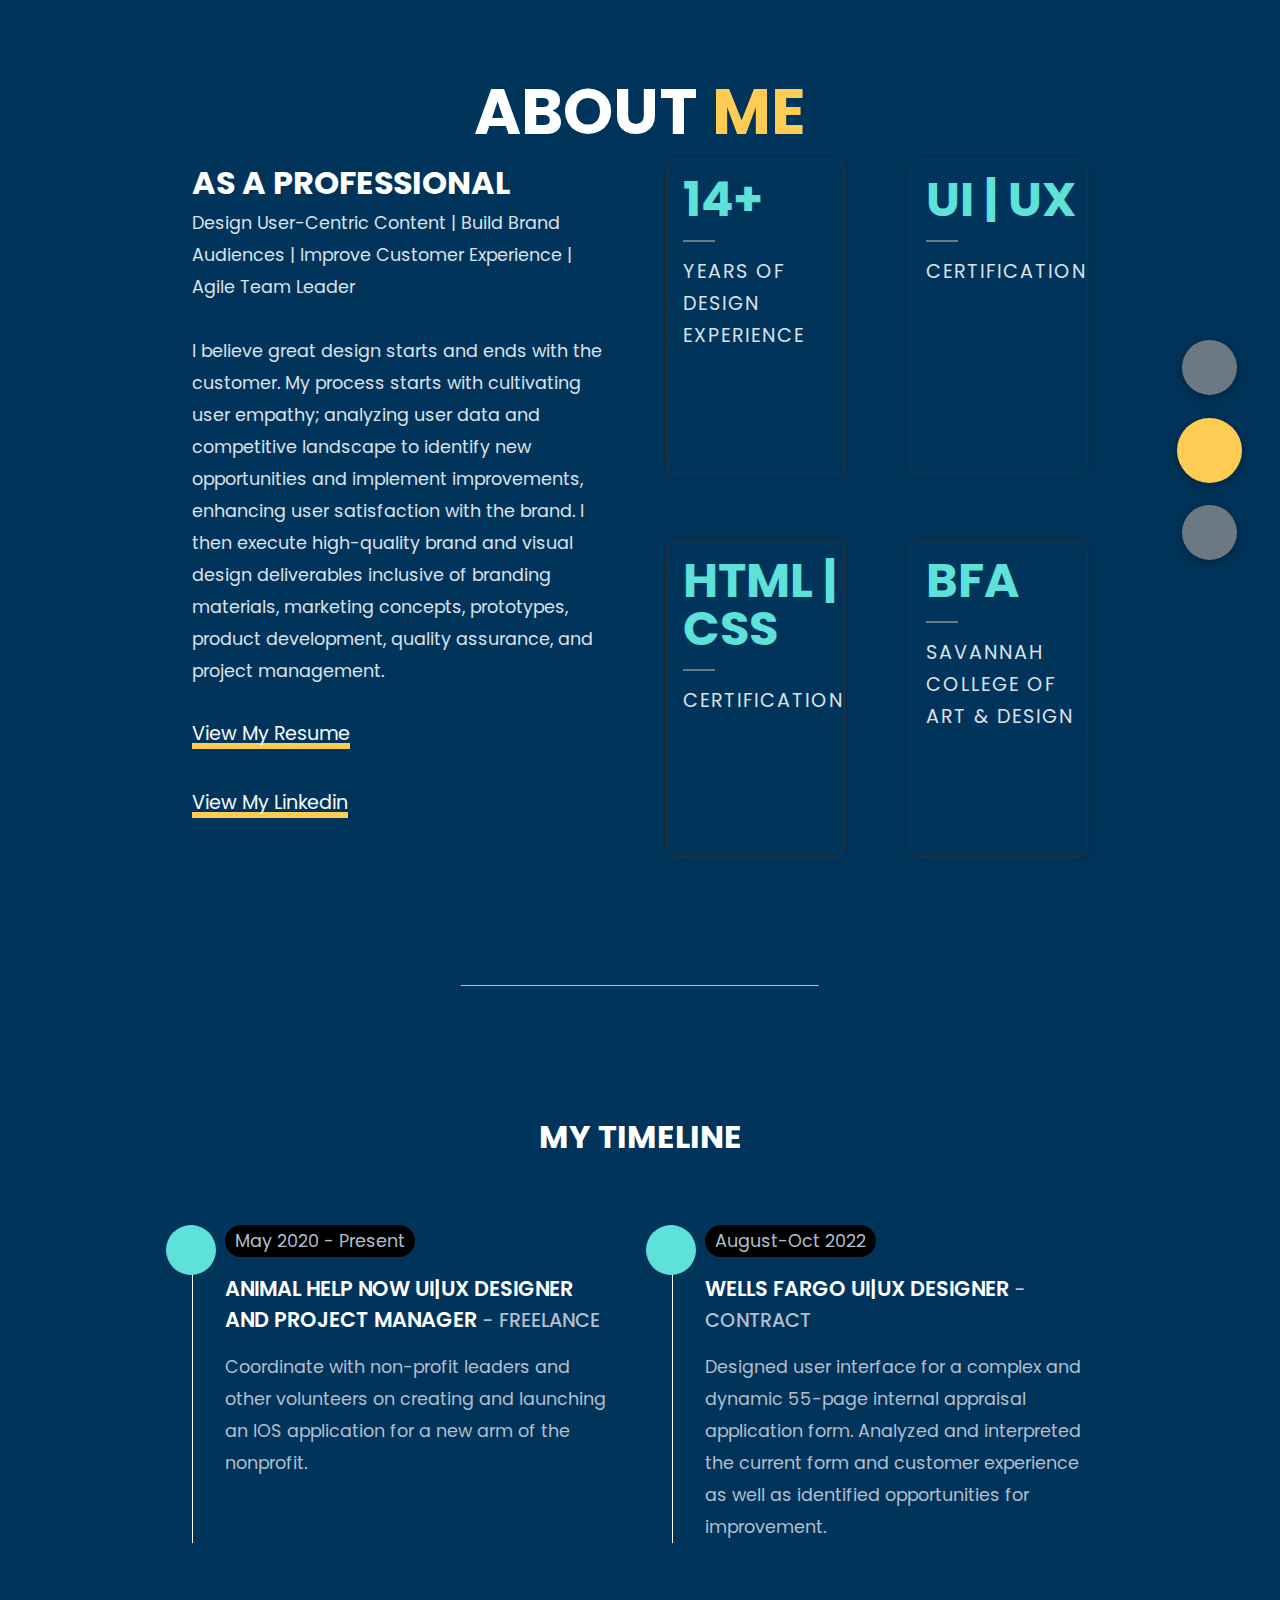
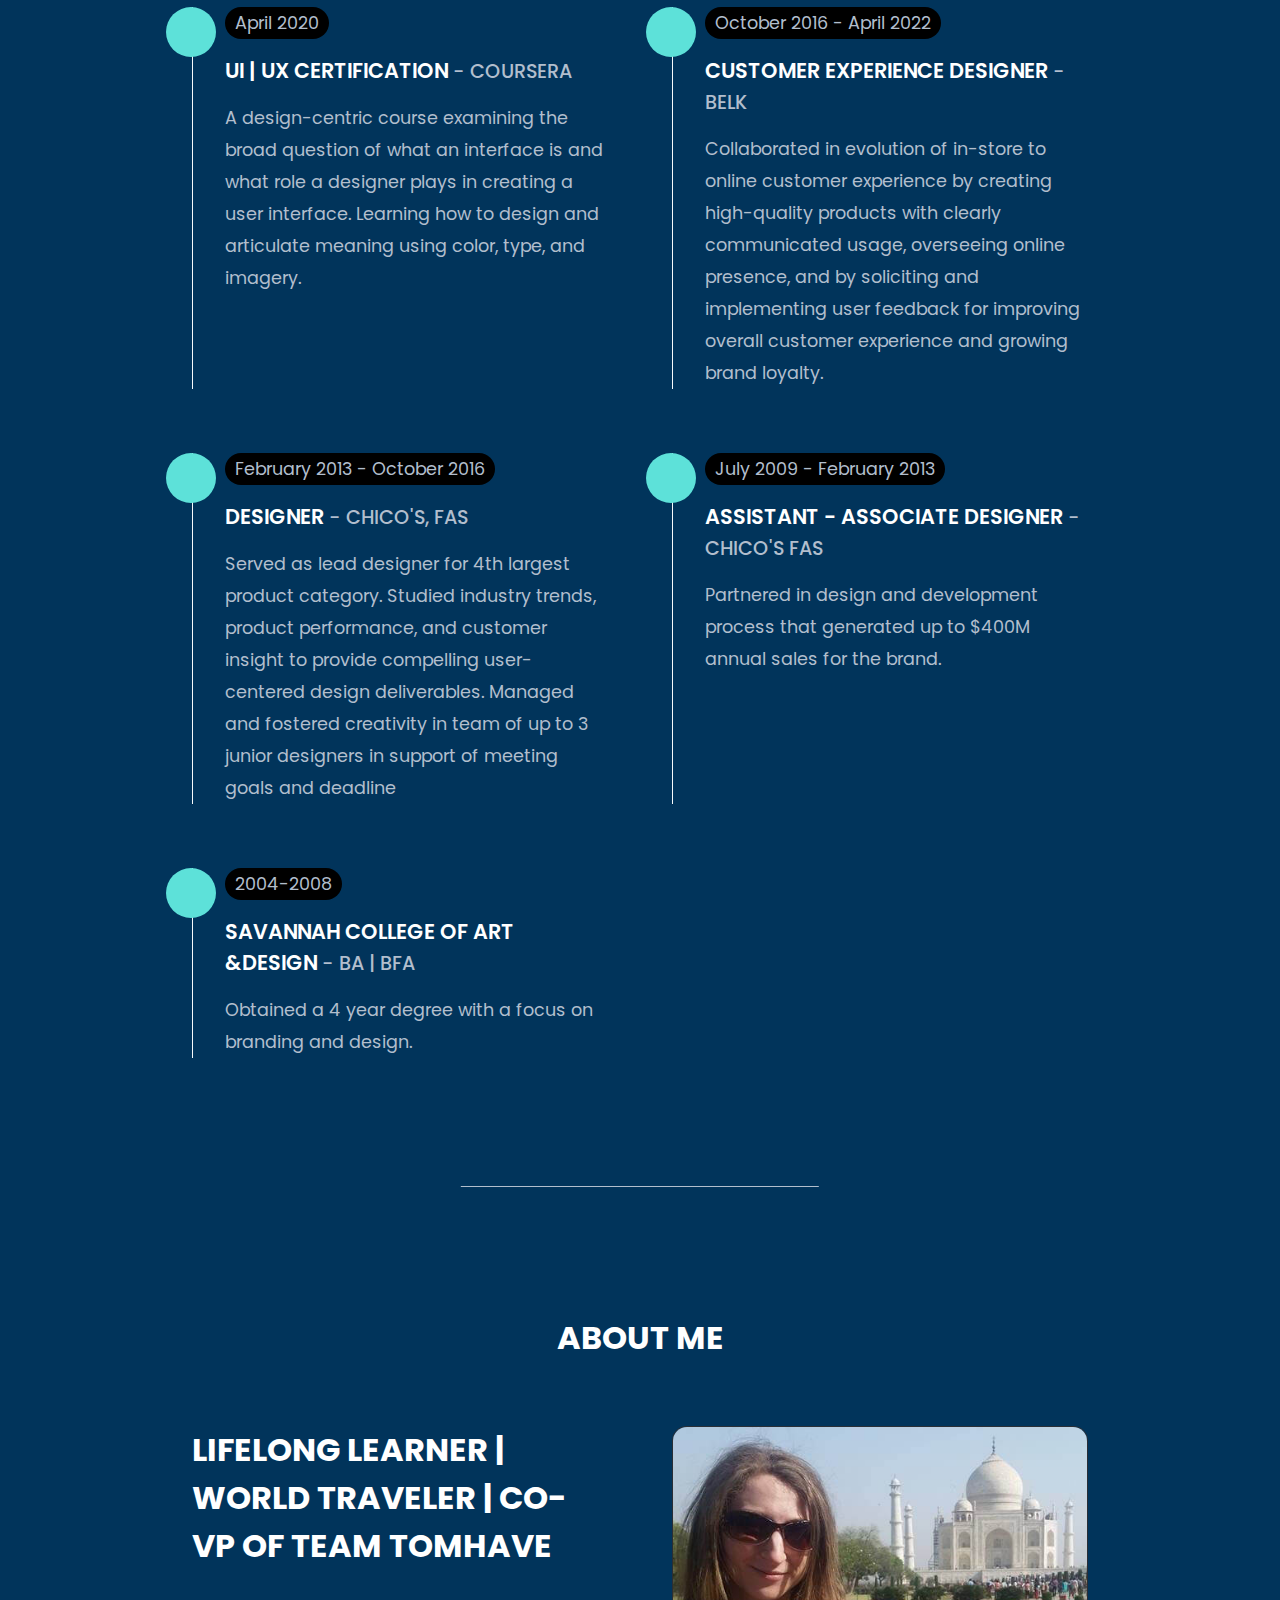
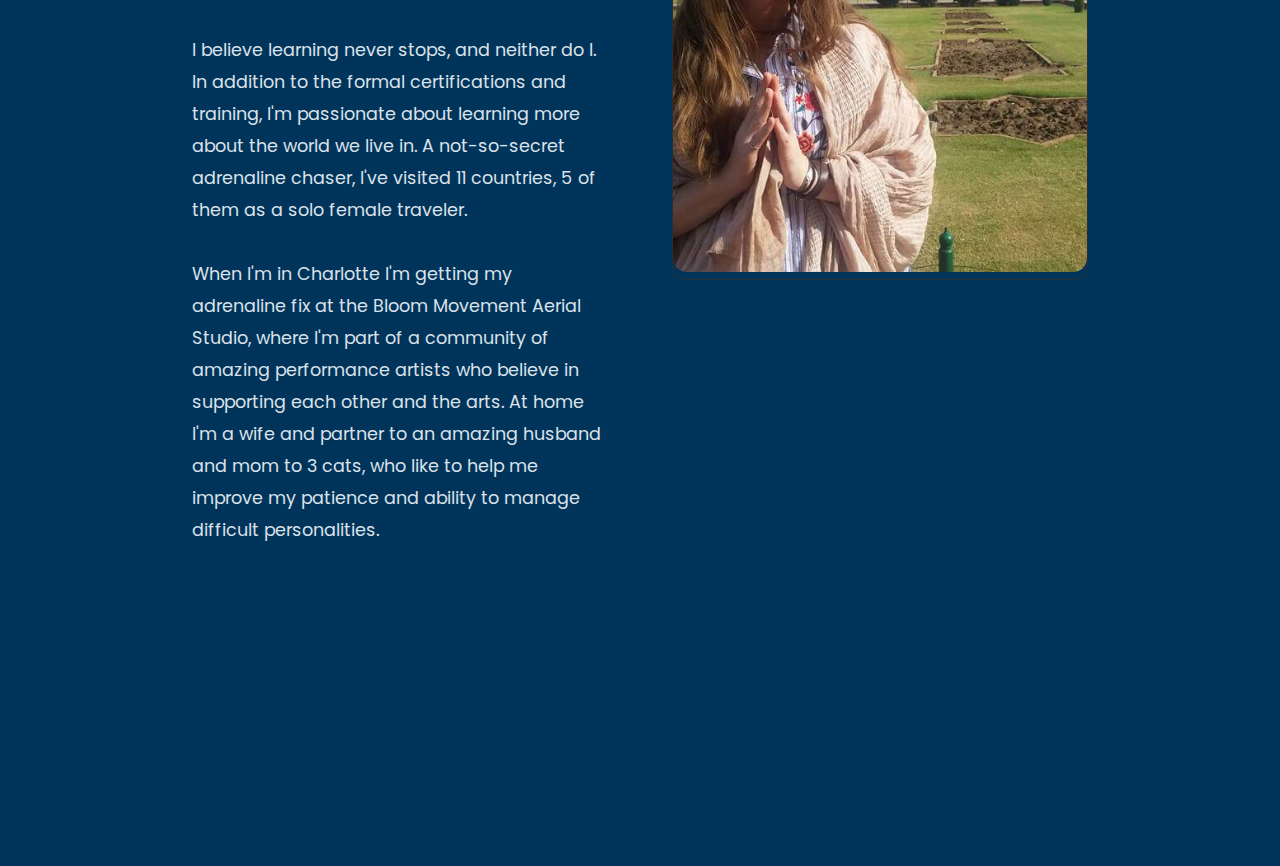
<file: aboutLara.html>
<!DOCTYPE html>
<html lang="en">
<head>
    <meta name="description" content="More about Lara Tomhave's career and life">
    <meta charset="UTF-8">
    <meta http-equiv="default-style" content="IE-edge">
    <meta name="viewport" content="width=device-width, initial-scale=1">
    <title>About Lara Page </title>
         <link rel="icon" type="image/x-icon" href="/img/favicon.ico.png">

       <link rel="stylesheet" href="Style/style.css">

    <link rel="preconnect" href="https://fonts.googleapis.com"> 
    <link rel="preconnect" href="https://fonts.gstatic.com" crossorigin>
<link rel="stylesheet" href="https://cdnjs.cloudflare.com/ajax/libs/font-awesome/6.1.1/css/all.min.css" integrity="sha512-KfkfwYDsLkIlwQp6LFnl8zNdLGxu9YAA1QvwINks4PhcElQSvqcyVLLD9aMhXd13uQjoXtEKNosOWaZqXgel0g==" crossorigin="anonymous" referrerpolicy="no-referrer" />
    <link href="https://fonts.googleapis.com/css2?family=Poppins:ital,wght@0,400;0,500;1,400&display=swap" rel="stylesheet">
</head>
    
    
    
<body class="main-content">
   <div id="skipnav"><a href="#mainContent">Skip navigation</a></div>   
            
     <!-- nav -->
     <nav>
  
       
        <div >
           <ul class="controlls">
                <li> 
            <a href="index.html"  aria-current="index.html" aria-label="Home Page" tabindex="0" id="home button"  >
        <div class="control control-1  " data-id="home"> <i class="fa-solid fa-house" aria-hidden="true"></i> </div>
            </a>
                    </li>
             <li> 
        <a href="aboutLara.html" aria-label="about page" tabindex="0"  id="about button"  >    
         <div class="control control-2 active-btn" data-id="about"> <i class="fa-solid fa-user" aria-hidden="true"> </i> </div>
          </a> 
                 </li>

                  <li> 
             <a href="contactLara.html" aria-label="contact page" tabindex="0" id="contact button" >
        <div class="control control-5" data-id="contact"><i class="fa-solid fa-envelope" aria-hidden="true"> </i></div>
                 </a></li>
               </ul>
   
   </div> 
   </nav>
    
    
<main id="mainContent" tabindex="-1">
    <!-- TOP ABOUT ME -->
        <section class="container about active" id="about" >
            <div class="main-title ">
                <h1>About <span>me</span></h1>
            </div>
            <div class="about-container inside-container">
                <div class="left-about">
                    <h3>AS A PROFESSIONAL</h3>
                    <p>
                        Design User-Centric Content | Build Brand Audiences | Improve Customer Experience | Agile Team Leader <br> <br>
I believe great design starts and ends with the customer. My process starts with cultivating user empathy; analyzing user data and competitive landscape to identify new opportunities and implement improvements, enhancing user satisfaction with the brand. I then execute high-quality brand and visual design deliverables inclusive of branding materials, marketing concepts, prototypes, product development, quality assurance, and project management. 
                    </p>
                    <ul> 
                        <li class=" margin-top-two">
                            <span class="links">
                                <a href="/FILE/Lara Tomhave_UI|UX.doc"  target="_blank">
                                    View My Resume
                                      <i class="fa-solid fa-arrow-right" aria-hidden="true" focusable="false"></i>
                                    </a>
                            </span>
                            
                            </li>
                            
                             <li>
                         <span  class="links"> <a rel="noopener" href="https://www.linkedin.com/in/lara-tomhave/" target="_blank">View My Linkedin
                            <span class="blink_me">
                            </a> 
                            <i class="fa-solid fa-arrow-right" aria-hidden="true" focusable="false"></i>

                        </span>
                        </span> 
                              
                            </li>
                        </ul>
   
                </div>
                <div class="right-about">
                      <div class="about-item">
                        <div class="abt-text">
                            <p class="large-text">14+</p>
                            <p class="small-text margin-top-two">Years of design experience</p>
                        </div>
                    </div>
                    
                    <div class="about-item">
                        <div class="abt-text">
                            <p class="large-text">UI | UX</p>
                            <p class="small-text margin-top-two">Certification </p>
                        </div>
                    </div>
            
                    <div class="about-item">
                        <div class="abt-text">
                            <p class="large-text">HTML | CSS</p>
                            <p class="small-text margin-top-two">Certification</p>
                        </div>
                    </div>
                    <div class="about-item">
                        <div class="abt-text">
                            <p class="large-text">BFA</p>
                            <p class="small-text margin-top-two">Savannah College of Art &amp; Design</p>
                        </div>
                    </div>
                </div>
            </div>
            
    <!-- TIMELINE -->        
    <div class="inside-container">
            <h2 class="stat-title margin-top-sixteen">My Timeline</h2>
            <div class="timeline margin-top-four">
                <div class="timeline-item">
                    <div class="tl-icon" alt="">
                    </div>
                    <p class="tl-duration">May 2020 - Present</p>
                    <h3>Animal Help Now UI|UX Designer and Project Manager <span> - Freelance</span></h3>
                    <p>
                        Coordinate with non-profit leaders and other volunteers on creating and launching an IOS application for a new arm of the
                        nonprofit.
                                            </p>
                </div>
                <div class="timeline-item">
                    <div class="tl-icon" alt="">
                    </div>
                    <p class="tl-duration">August-Oct 2022</p>
                    <h3>Wells Fargo UI|UX Designer <span> - Contract</span></h3>
                    <p>
                        Designed user interface for a complex and dynamic 55-page internal appraisal application form. Analyzed and interpreted the
                        current form and customer experience as well as identified opportunities for improvement.
                                            </p>
                </div>
                <div class="timeline-item">
                    <div class="tl-icon" alt="">
                    </div>
                    <p class="tl-duration">April 2020</p>
                    <h3> UI | UX Certification<span> - Coursera</span></h3>
                    <p>
                    A design-centric course examining the broad question of what an interface is and what role a designer plays in creating a user interface. Learning how to design and articulate meaning using color, type, and imagery.
                    </p>
                </div>
                <div class="timeline-item">
                    <div class="tl-icon" alt="">
                    </div>
                    <p class="tl-duration">October 2016 - April 2022</p>
                    <h3>Customer Experience Designer<span> - Belk</span></h3>
                    <p>
                           Collaborated in evolution of in-store to online customer experience by creating high-quality products with clearly communicated usage, overseeing online presence, and by soliciting and implementing user feedback for improving overall customer experience and growing brand loyalty.
                    </p>
                </div>
                <div class="timeline-item">
                    <div class="tl-icon" alt="">
                    </div>
                    <p class="tl-duration">February 2013 - October 2016</p>
                    <h3>Designer<span> - Chico's, FAS</span></h3>
                    <p>
                       Served as lead designer for 4th largest product category. Studied industry trends, product performance, and customer insight to provide compelling user-centered design deliverables. Managed and fostered creativity in team of up to 3 junior designers in support of meeting goals and deadline
                    </p>
                </div>
                <div class="timeline-item">
                    <div class="tl-icon" alt="">
                    </div>
                    <p class="tl-duration">July 2009 - February 2013</p>
                    <h3>Assistant - Associate Designer<span> - Chico's FAS</span></h3>
                    <p>
                   Partnered in design and development process that generated up to $400M annual sales for the brand.
                    </p>
                </div>
                <div class="timeline-item">
                    <div class="tl-icon"alt="">
                    </div>
                    <p class="tl-duration">2004-2008</p>
                    <h3>Savannah College of Art &amp;Design<span> - BA | BFA</span></h3>
                    <p>
                      Obtained a 4 year degree with a focus on branding and design. 
                    </p>
                </div>
            </div>
        </div>
     <!-- PERSONAL STORY -->    
     <div class="inside-container">
             <h2 class="stat-title margin-top-sixteen">About Me</h2>
            <div class="about-container-me margin-top-four">
                <div class="left-about">
                          <h3 class="h3-reduced ">  Lifelong Learner | World Traveler | Co-VP of Team Tomhave</h3>
                    <p>
                        <br> <br>
I believe learning never stops, and neither do I. In addition to the formal certifications and training, I'm passionate about learning more about the world we live in. A not-so-secret adrenaline chaser, I've visited 11 countries, 5 of them as a solo female traveler.
                         <br> <br>
When I'm in Charlotte I'm getting my adrenaline fix at the Bloom Movement Aerial Studio, where I'm part of a community of amazing performance artists who believe in supporting each other and the arts. At home I'm a wife and partner to an amazing husband and mom to 3 cats, who like to help me improve my patience and ability to manage difficult personalities. 
                    </p>
                    
                </div>
               <div class="right-about">
                <div class="about-item">
                    <div class="image image-box-lg">
                        <img style="object-fit:contain;" src="img/selfphotoindia.jpg" alt="PHAR screen mock up">
                            
                    </div>
                </div>
    
                </div>
                </div>
            </div>    
                
            </div>
            
        </section>

    </main>

</body>
</html>
</file>
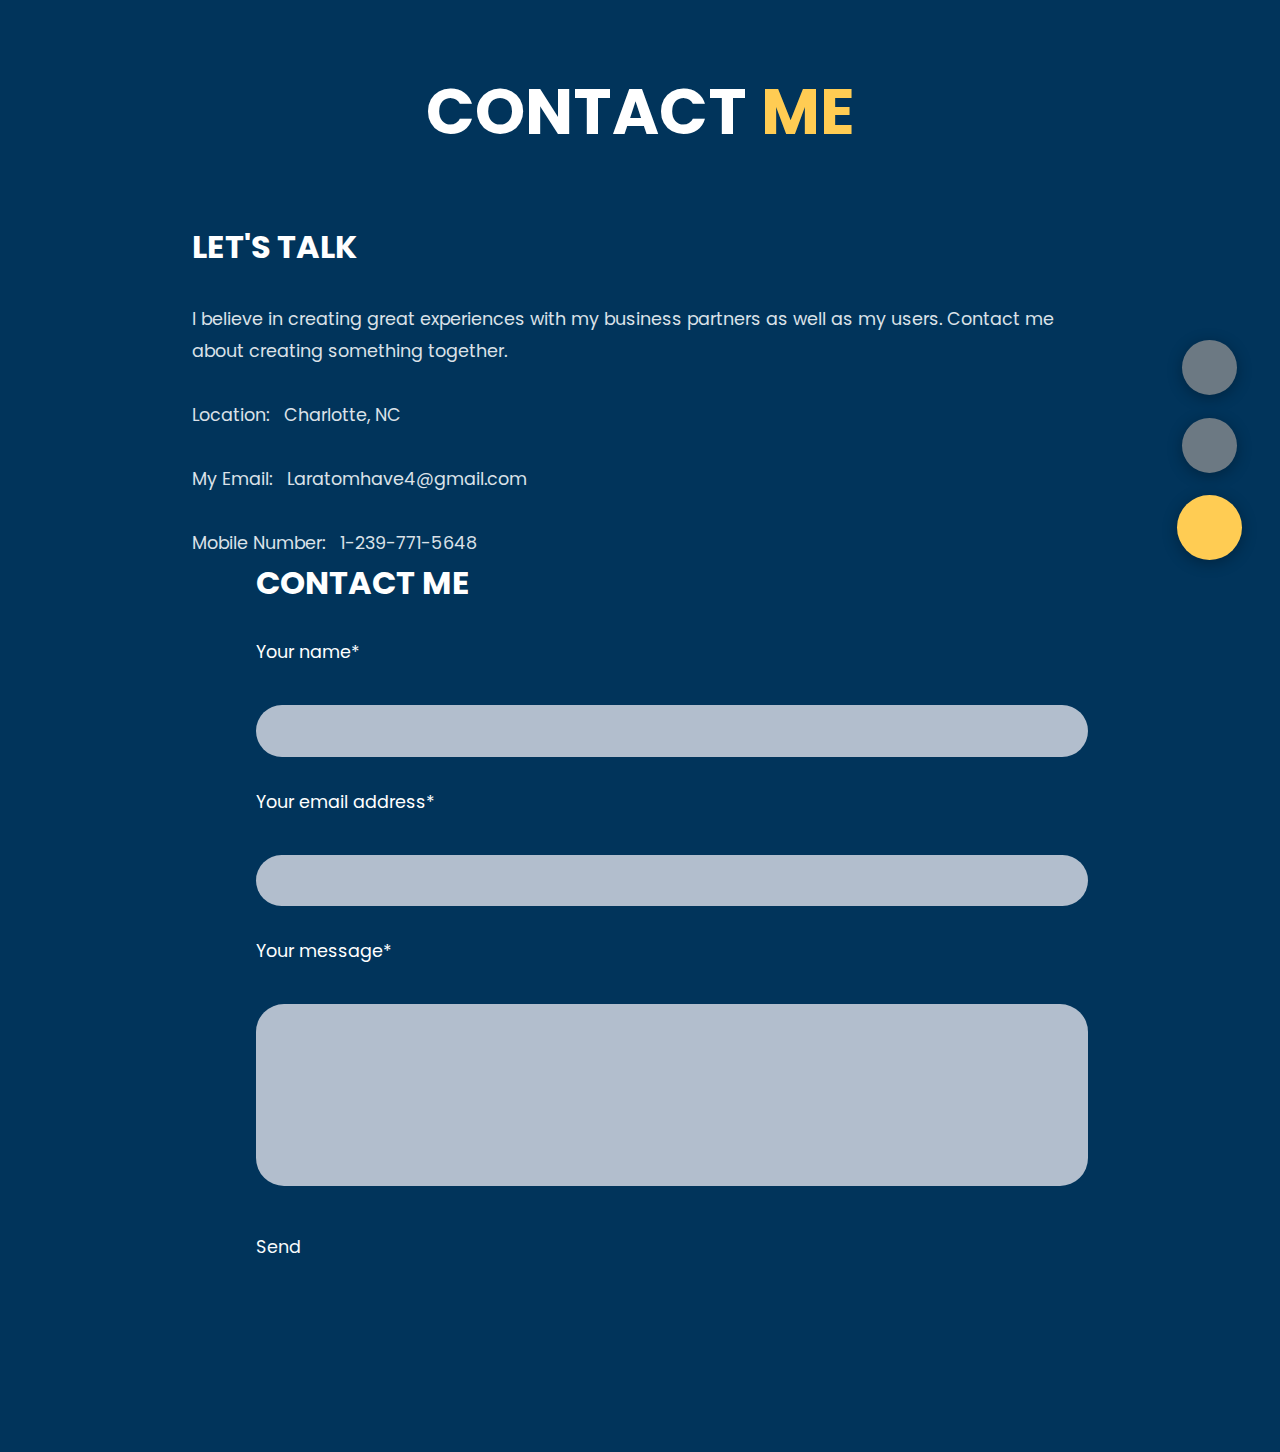
<file: contactLara.html>
<!DOCTYPE html>
<html lang="en">
<head>
    <meta name="description" content="Contact Lara by email or phone">
    <meta charset="UTF-8">
    <meta http-equiv="default-style" content="IE-edge">
        <meta name="viewport" content="width=device-width, initial-scale=1">
    <title>Contact Lara Page</title>
         <link rel="icon" type="image/x-icon" href="/img/favicon.ico.png">

    <link rel="stylesheet" href="Style/style.css"Style/style.scss"">
    <link rel="preconnect" href="https://fonts.googleapis.com"> 
    <link rel="preconnect" href="https://fonts.gstatic.com" crossorigin>
<link rel="stylesheet" href="https://cdnjs.cloudflare.com/ajax/libs/font-awesome/6.1.1/css/all.min.css" integrity="sha512-KfkfwYDsLkIlwQp6LFnl8zNdLGxu9YAA1QvwINks4PhcElQSvqcyVLLD9aMhXd13uQjoXtEKNosOWaZqXgel0g==" crossorigin="anonymous" referrerpolicy="no-referrer" />
    <link href="https://fonts.googleapis.com/css2?family=Poppins:ital,wght@0,400;0,500;1,400&display=swap" rel="stylesheet">
    <link href="contact.php" rel="stylesheet">
</head>
    
    
<!-- nav -->
<nav>
  
       
    <div >
       <ul class="controlls">
            <li> 
        <a href="index.html"  aria-current="index.html" aria-label="Home Page" tabindex="0" id="home button"  >
    <div class="control control-1  " data-id="home"> <i class="fa-solid fa-house" aria-hidden="true"></i> </div>
        </a>
                </li>
         <li> 
    <a href="aboutLara.html" aria-label="about page" tabindex="0"  id="about button"  >    
     <div class="control control-2 " data-id="about"> <i class="fa-solid fa-user" aria-hidden="true"> </i> </div>
      </a> 
             </li>
            
              <li> 
         <a href="contactLara.html" aria-label="contact page" tabindex="0" id="contact button" >
    <div class="control control-5 active-btn" data-id="contact"><i class="fa-solid fa-envelope" aria-hidden="true"> </i></div>
             </a></li>
           </ul>

</div> 
</nav>


 <main id="mainContent" tabindex="-1">
        <section class="container contact active" id="contact">
            <div class="contact-container">
                <div class="main-title margin-bottom-four">
                    <h1>Contact <span>Me</span></h1>
                </div>
                <div class="contact-content-con">
                    <div class="left-contact">
                        <h3 class="margin-bottom-two">Let's Talk</h3>
                        <p>
                          I believe in creating great experiences with my business partners as well as my users. Contact me about creating something together. 
                        </p>
                        <div class="contact-info margin-top-two">
                            <div class="contact-item">
                                <div class="icon">
                                    <a rel="noopener" href="https://goo.gl/maps/ZKpkxyyu9hkG6ipK7" aria-label="location - opens in a new window" target="_blank">
                                    <i class="fas fa-map-marker-alt" aria-hidden="true"></i>
                                        </a>
                                       <p><span>Location:</span> &nbsp; Charlotte, NC</p> 

                                </div>
                           
                            </div>
                            
                            <div class="contact-item margin-top-two">
                                <div class="icon">
                                    <a href="mailto:laratomhave@belk.com" target="_blank" aria-label="My Email - Opens new Window">
                                    <i class="fas fa-envelope" aria-hidden="true"></i>
                                       
                                        </a>
                              <p>  <span>My Email:</span> &nbsp; Laratomhave4@gmail.com </p>     
                                </div>
                             
                            </div>
                            <div class="contact-item margin-top-two">
                                <div class="icon">
                                    <a href="tel:+12397715648" target="_blank" aria-label="My Phone Number-opens to make call">
                     <i class="fa-solid fa-phone" aria-hidden="true" focusable="false"></i>

                                        </a>
                                                                                                               
<p>Mobile Number:<span></span> &nbsp; 1-239-771-5648</p>
                                </div>
                         
                            </div>
                        </div>
              
                    </div>
                   
                    <div class="right-contact">
                                  <h3>Contact me</h3>
<!-- form -->
        <form id="fcf-form-id" class="fcf-form-class input-control contact-form" method="post" action="contact.php">
                <!-- name -->
            <div class="fcf-input-group input-control">
            <label for="Name" class="fcf-label">Your name*</label>
                <div class="fcf-input-group i-c-2 margin-top-one">
            <input type="text" id="Name" name="Name" class="fcf-form-control" required aria-required="true">
                    </div>
            </div>
            <!-- Email -->
           
            <div class="fcf-input-group input-control">
                <label for="Email" class="fcf-label ">Your email address*</label>
                <div class="fcf-input-group i-c-2 margin-top-one">
                <input type="email" id="Email" name="Email" class="fcf-form-control" required aria-required="true">
                    </div>
            </div>
            
            <!-- MEssage -->
       
        <div class="fcf-form-group input-control">
                 <label for="Message" class="fcf-label">Your message*</label>
            <div class="fcf-input-group i-c-2 margin-top-one">
                <textarea id="Message" name="Message" class="fcf-form-control" rows="6" maxlength="3000" required aria-required="true"></textarea>
            </div>
        </div>
            <!-- button -->

        <div class="fcf-form-group c">
            <div class="main-btn2 margin-top-one">
            <button type="submit" id="fcf-button" class="fcf-btn fcf-btn-primary fcf-btn-lg fcf-btn-block submit-btn btn-text"><span></span>Send</button>
                <span class="btn-icon"><i class="fa-solid fa-arrow-right" aria-hidden="true" focusable="false" ></i></span>
                </div>
        </div>
      
            </form> 
                  
       </div>
                    </div>
                </div>
            
        </section>
</main>   

</body>
</html>
</file>
<file: Style/style.css>
* {
  margin: 0;
  padding: 0;
  box-sizing: border-box;
  list-style: none;
}

:root {
  --color-primary: #01345b;
  --color-secondary: #5de1d9;
  --color-secondary-med: #BEF3F0;
  --color-secondary-lt: #DFF9F7;
  --color-white: #f7fafc;
  --color-black: rgb(4, 4, 16);
  --color-grey0: #f8f8f8;
  --color-grey-1: #dbe1e8;
  --color-grey-2: #b2becd;
  --color-grey-3: #6c7983;
  --color-grey-4: #454e56;
  --color-grey-5: #2a2e35;
  --color-grey-6: #12181b;
  --color-Yellow: #ffcc53;
  --color-dk-blue: #002542;
  --br-sm-2: 14px;
  --br-md-2: 28px;
  --box-shadow-1: 0 3px 15px rgba(0, 0, 0, 0.3);
}


#skipnav a {
  position: absolute;
  clip: rect(0 0 0 0);
  border: 0;
  height: 1px;
  margin: -1px;
  overflow: hidden;
  padding: 0 width 1px;
  white-space: nowrap;
}

#skipnav a:focus {
  clip: auto;
  left: 0;
  top: 0;
  width: 100%;
  height: auto;
  margin: 0;
  padding: 10px 0;
  background: #fdf6e7;
  border: 2px solid #990000;
  border-left: none;
  border-right: none;
  text-align: center;
  font-weight: bold;
  color: #990000;
}


.screen-reader-only {
  display: none;
}

body {
  background-color: var(--color-primary);
  font-family: 'Poppins', sans-serif;
  font-size: 1.1rem;
  color: var(--color-white);
  transition: all .4s ease-in-out;
  width: 100%;
  height: 100vh;
  display: flex;
  justify-content: center;
}

a {
  display: inline-block;
  text-decoration: none;
  color: inherit;
  font-family: inherit;
}

header {
  min-height: 100vh;
  color: var(--color-white);
  padding: 0;
}

section {
  min-height: 100vh;
  width: 100%;
  position: absolute;
  left: 0;
  top: 0;
 padding: 4rem 12rem;
}

/* Page transition */

.container {
  display: block;
  justify-content: space-around;
  align-items: center;
  color: #fff;
  animation: expand .8s ease forwards;
  background-color: var(--secondary-color);
  position: relative;
  transition: all .8s ease;
  transform: translateY(-100%) scale(0);

}

.container_outer_img {
  overflow: hidden;
}

.container_img {
  width: 100%;
  animation: slideIn 1.5s ease-in-out forwards;
}

.par {
  height: auto;
  overflow: hidden;
}

p {
  line-height: 2rem;
  color: var(--color-grey-1);
}


.title {
  overflow: hidden;
  height: auto;
}


.active {
  display: block;
  animation: appear 1s ease-in-out;
  transform: translateY(0) scaleY(1);
}

@keyframes appear {
  0% {
    transform: translateY(-100%) scaleY(0);
  }

  100% {
    transform: translateY(0) scaleY(1);
  }
}

.controlls {
  position: fixed;
  z-index: 10;
  top: 50%;
  right: 3%;
  display: flex;
  flex-direction: column;
  align-items: center;
  justify-content: center;
  transform: translateY(-50%);
}

.controlls .control {
  padding: 1rem;
  cursor: pointer;
  background-color: var(--color-grey-3);
  width: 55px;
  height: 55px;
  border-radius: 50%;
  display: flex;
  justify-content: center;
  align-items: center;
  margin: .7rem 0;
  box-shadow: var(--box-shadow-1);
}

.controlls .control i {
  font-size: 1.2rem;
  color: var(--color-grey-1);
  pointer-events: none;
}

.controlls .active-btn {
  background-color: var(--color-Yellow);
  width: 65px;
  height: 65px;
  transition: all .4s ease-in-out;
}

.controlls .active-btn i {
  color: var(--color-primary);
}

.control:hover {
  background-color: var(--color-grey-4);
}

.theme-btn {
  top: 5%;
  right: 3%;
  width: 70px;
  height: 70px;
  border-radius: 50%;
  background-color: var(--color-grey-4);
  cursor: pointer;
  position: fixed;
  display: flex;
  justify-content: center;
  align-items: center;
  box-shadow: 0 3px 15px rgba(0, 0, 0, 0.3);
  transition: all .1s ease-in-out;
}

.theme-btn:active {
  transform: translateY(-3px);
}

.theme-btn i {
  font-size: 1.4rem;
  color: var(--color-grey-2);
  pointer-events: none;
}


/*Header-content*/
.header-content {
  display: grid;
  grid-template-columns: repeat(2, 1fr);
  min-height: 100vh
}

.header-content .left-header {
  display: flex;
  align-items: center;
  position: relative;
}

.header-content .left-header .h-shape {
  transition: all .4s ease-in-out;
  width: 65%;
  height: 100%;
  background-color: var(--color-secondary);
  position: absolute;
  left: 0;
  top: 0;
  z-index: -1;
  clip-path: polygon(0 0, 46% 0, 79% 100%, 0% 100%);
}

.header-content .left-header .image {
  border-radius: var(--br-sm-2);
  height: 90%;
  width: 68%;
  margin-left: 4rem;
  background-color: var(--color-black);
  transition: all .4s ease-in-out;
}

.header-content .left-header .image img {
  border-radius: var(--br-sm-2);
  width: 100%;
  height: 100%;
  object-fit: cover;
  transition: all .4s ease-in-out;
  filter: grayscale(100%);
}

.header-content .left-header .image img:hover {
  filter: grayscale(0);
}

.header-content .right-header {
  display: flex;
  flex-direction: column;
  justify-content: center;
  padding-right: 16rem;
}

.header-content .right-header .name {
  font-size: 3rem;
}

.header-content .right-header .name span {
  color: var(--color-Yellow);
}


 .icon {
  color: var(--color-secondary);
  filter: drop-shadow(5px px 4px #000000);
}

.instagram-media-index {

margin-left: auto;
  border-radius: var(--br-sm-2);
height: 400px;
width: 400px;
object-fit: cover;
  box-shadow: 1px 4px 15px rgba(0, 0, 0, 0.706) !important;
}

.instagram-media-index:hover {
transform: translateY(-5px);
border: 1px solid var(--color-secondary);
box-shadow: 1px 4px 15px rgba(0, 0, 0, 0.32);
padding: .5rem;
background-color: var(--color-primary);

}

.text-align-center {
  text-align: center !important;
}

.align-vertical-center {
margin: auto !important;
}


.two-top-margin {
  margin-top: 2rem !important;
}
.four-top-margin {
  margin-top: 4rem !important;
}

.indent-left {
  margin-left: 2rem !important;
}

.indent-right {
  margin-right: 1rem !important;
}


.experience {
  font-size: 1.5rem;
  color: var(--color-grey-2);
font-weight:300;
}

.project-group::before {
  content: '';
  position: absolute;
  left: 50%;
  width: 80%;
  height: 1px;
  background-color: var(--color-grey-2);
  transform: translateX(-50%);
  margin-top: -8rem;
}



/*About*/
.about-container {
  display: grid;
  grid-template-columns: repeat(2, 1fr);
  grid-gap: 4rem;
}


.about-container .right-about {
  display: grid;
  grid-template-columns: repeat(2, 1fr);
  grid-gap: 4rem;
}

.about-container .right-about .about-item {
  border: 1px solid var(--color-grey-5);
  border-radius: 8px;
  transition: all .4s ease-in-out;
  box-shadow: 1px 2px 15px rgba(0, 0, 0, 0.1);
  padding-top: 1rem;
  padding-left: 1rem;
}

.about-container .right-about .about-item:hover {
  cursor: default;
  transform: translateY(-5px);
  border: 1px solid var(--color-secondary);
  box-shadow: 1px 4px 15px rgba(0, 0, 0, 0.32);
}

.about-container .right-about .about-item .abt-text {
  display: flex;
  flex-direction: column;
}

.about-container .right-about .about-item .abt-text .large-text {
  line-height: 1;
  font-size: 3rem;
  font-weight: 700;
  color: var(--color-secondary);
}

.about-container .right-about .about-item .abt-text .small-text {
  position: relative;
  text-transform: uppercase;
  font-size: 1.2rem;
  color: var(--color-grey-1);
  letter-spacing: 2px;
}

.about-container .right-about .about-item .abt-text .small-text::before {
  content: '';
  position: absolute;
  left: 0;
  top: -1rem;
  width: 2rem;
  height: 2px;
  background-color: var(--color-grey-3);
}


  .about-container .left-about h4 {
  font-size: 2rem;
  text-transform: uppercase;
}

.stat-title {
  text-transform: uppercase;
  font-size: 2rem;
  text-align: center;
  position: relative;
  background-color: var(--color-med-blue);
}

.stat-title::before {
  content: '';
  position: absolute;
  left: 50%;
  top: -8rem;
  width: 40%;
  height: 1px;
  background-color: var(--color-grey-2);
  transform: translateX(-50%);
}

.before-sm::before {
  content: '';
  position: absolute;
  left: 50%;
  width: 20%;
  height: 1px;
  background-color: var(--color-grey-2);
  transform: translateX(-50%);
  margin-top: -8rem;
}

.before::before {
  content: '';
  position: absolute;
  left: 50%;
  width: 40%;
  height: 1px;
  background-color: var(--color-grey-2);
  transform: translateX(-50%);
  margin-top: -8rem;

}


/*Timeline*/
.timeline {
  display: grid;
  grid-template-columns: repeat(2, 1fr);
  grid-gap: 4rem;
}

.timeline .timeline-item {
  position: relative;
  border-left: 1px solid var(--color-white);
  padding-left: 2rem;
}

.timeline .timeline-item .tl-icon {
  position: absolute;
  left: -27px;
  top: 0;
  color: var(--color-primary);
  background-color: var(--color-secondary);
  width: 50px;
  height: 50px;
  border-radius: 50%;
  display: flex;
  align-items: center;
  justify-content: center;
}

.timeline .timeline-item .tl-icon i {
  font-size: 1.3rem;
}

.timeline .timeline-item .tl-duration {
  background-color: black;
  display: inline-flex;
  border-radius: 50px;
  padding-left: 10px;
  padding-right: 10px;
}

.timeline .timeline-item h3 {
  padding: 1rem 0;
  text-transform: uppercase;
  font-size: 1.3rem;
  font-weight: 600;
}

.timeline .timeline-item h3 span {
  color: var(--color-grey-2);
  font-weight: 500;
  font-size: 1.2rem;
  
}



/* About me section */
.about-container-me {
  display: grid;
  grid-template-columns: repeat(2, 1fr);
  grid-gap: 4rem;
}

.about-container-project {
  display: grid;
  grid-template-columns: repeat(2, 1fr);
  grid-gap:4rem;
}


.right-about {
  display: grid;
  grid-template-columns: 1fr;
}

.left-about-project {
  display: grid;
  grid-template-columns: 1fr;
}


.about-item .image {
  border-radius: var(--br-sm-2);
  border: 1px solid var(--color-grey-5);
height: 100%;
  width: 100%;
  background-color: var(--color-primary);

}

.about-item .image img {
  border-radius: var(--br-sm-2);
    width: 100%;
  height: 100%;
  object-fit: cover;
  object-position: top;
}


.about-item .image:hover {
  cursor:zoom-in;
  transform: translateY(-5px);
  border: 2px solid var(--color-secondary);
  box-shadow: 15px 15px 15px rgba(23, 23, 24, 0.478);
  transition: all .4s ease-in-out;
  background-color: var(--color-primary);
  border-radius: var(--br-sm-2);

}


.about-item .image img:active,
.about-item .image a img:active {
transform: scale(2);
margin:auto;
background-color: var(--color-primary);
border: 2px solid var(--color-secondary);
transition: all .4s ease-in-out;
z-index: -1;
}

.margin-bottom-four {
  margin-bottom: 4rem;
}

.margin-bottom-two {
  margin-bottom: 2rem;
}
.margin-bottom-one {
  margin-bottom: 1rem;
}

.margin-bottom-sixteen {
  margin-top: 16rem !important;
}

.margin-top-sixteen {
  margin-top: 16rem !important;

}
.margin-top-eight {
  margin-top: 8rem !important;
}
.margin-top-four {
  margin-top: 4rem !important;
}
.margin-top-two {
  margin-top: 2rem !important;
}
.margin-top-one {
  margin-top: 1rem;
}
.center {
  margin:auto;
  
}
.case-study {
margin-top: 8rem;
margin-bottom:4rem;
  text-align: center;
  position: relative;
}



.down_arrow {
  text-align: center;
}

.down_arrow i {
  padding: 1rem;
  color: var(--color-Yellow);
}

.blink_me {
  animation: blinker 1s linear infinite;
}

@keyframes blinker {
  50% {
    opacity: 0;
  }
}

.portfolios {
  display: grid;
  grid-template-columns: repeat(3, 1fr);
  grid-gap: 4rem;

}

.portfolios .portfolio-item {
  position: relative;
  border-radius: var(--br-sm-2);
}

.portfolios .portfolio-item img {
  width: 100%;
  height: auto;
  object-fit: cover;
  border-radius: var(--br-sm-2);
}

.portfolios .portfolio-item .hover-items {
  width: 100%;
  height: 100%;
  background-color: var(--color-secondary);
  position: absolute;
  left: 0;
  top: 0;
  border-radius: var(--br-sm-2);
  display: flex;
  justify-content: center;
  align-items: center;
  flex-direction: column;
  opacity: 0;
  transform: scale(0);
  transition: all .4s ease-in-out;
}

.portfolios .portfolio-item .hover-items h2 {
  text-align: center;
}

.portfolios .portfolio-item .hover-items .icons {
  display: flex;
  justify-content: center;
  align-items: center;
}
/* line 417, /Users/laratomhave/Documents/PORTFOLIO SITE/Style/style.scss */
.portfolios .portfolio-item .hover-items .icons .icon {
  background-color: var(--color-primary);
  border-radius: 50%;
  width: 50px;
  height: 50px;
  display: flex;
  align-items: center;
  justify-content: center;
  margin: 0 1rem;
  cursor: pointer;
  transition: all .4s ease-in-out;
}

.portfolios .portfolio-item .hover-items .icons .icon i {
  font-size: 1.5rem;
  color: var(--color-white);
  margin: 0 1rem;
}

.portfolios .portfolio-item .hover-items .icons .icon:hover {
  background-color: var(--color-white);
}

.portfolios .portfolio-item .hover-items .icons .icon:hover i {
  color: var(--color-primary);
}

.portfolio-item:hover .hover-items {
  opacity: 1;
  transform: scale(1);
}

.contact-content-con {
  display: flex;
}

.contact-content-con .left-contact {
  flex: 2;
}

.contact-content-con .left-contact .contact-info .contact-item .icon {
  display: grid;
}

.contact-content-con .left-contact .contact-info .contact-item .icon i {
  font-size: 1.3rem;
  color: var(--color-secondary);

}

.contact-content-con .left-contact .contact-info .contact-item .icon i:hover {
  color: var(--color-grey-2);
}

.contact-content-con .left-contact .contact-icon {
  display: flex;
  margin-top: 2rem;
}

.contact-content-con .left-contact .contact-icon a {
  display: flex;
  align-items: center;
  color: var(--color-primary);
  background-color: var(--color-secondary);
  cursor: pointer;
  justify-content: center;
  width: 50px;
  height: 50px;
  border-radius: 50%;
  margin: 0 .4rem;
  transition: all .4s ease-in-out;
}

.contact-content-con .left-contact .contact-icon a:hover {
  background-color: var(--color-grey-4);
}

.contact-content-con .left-contact .contact-icon a:hover i {
  color: var(--color-grey-1);
}

.contact-content-con .left-contact .contact-icon a i {
  display: flex;
  align-items: center;
  justify-content: center;
  font-size: 1.3rem;
}

.contact-content-con .right-contact {
  flex: 3;
  margin-left: 4rem;
}

.contact-content-con .right-contact .input-control {
  margin: 2rem 0;
}

.contact-content-con .right-contact .input-control input,
.contact-content-con .right-contact .input-control textarea {
  border-radius: var(--br-md-2);
  font-weight: inherit;
  font-size: inherit;
  font-family: inherit;
  padding: .8rem 1.1rem;
  outline: none;
  border: none;
  background-color: var(--color-grey-2);
  width: 100%;
  color: var(--color-black);
  resize: none;
}

.contact-content-con .right-contact .i-c-2 {
  display: flex;
}

.contact-content-con .right-contact .i-c-2 :last-child {
  margin-left: 1.5rem;
}

.contact-content-con .right-contact button {
  background-color: inherit;
  color: inherit;
  font-family: 'Poppins', sans-serif;
  font-size: 1.1rem;
  color: var(--color-white);
}


.c {
  display: flex;
  justify-content: flex-start;
  width: 150px;
}

.contact-content-con .right-contact .submit-btn {
  overflow: hidden;
}

.contact-content-con .right-contact .submit-btn:hover {
  transition: all .4s ease-out;
  color: var(--color-primary);
}



/*Independed components*/
button {
  background: none;
  color: white;
  border: none;
  font-style: inherit;
}

.btn-con {
  display: flex;
  align-self: flex-start;
}

.main-btn {
  width: fit-content;
  width: -moz-fit-content;
  margin: 20px;
  border-radius: var(--br-md-2);
  color: inherit;
  font-weight: 600;
  position: relative;
  border: 1px solid var(--color-secondary);
  display: flex;
  align-self: flex-start;
  align-items: center;
  overflow: hidden;
}

.main-btn .btn-text {
  padding: 0 2rem;
}

.main-btn .btn-icon {
  background-color: var(--color-secondary);
  color: var(--color-primary);
  display: flex;
  align-items: center;
  justify-content: center;
  border-radius: 50%;
  padding: 1rem;
}

.main-btn::before {
  content: '';
  position: absolute;
  top: 0;
  right: 0;
  transform: translateX(100%);
  transition: all .4s ease-out;
  z-index: -1;
}

.main-btn:hover {
  transition: all .4s ease-out;
  color: var(--color-primary);
  cursor: pointer;
}

.main-btn:hover::before {
  width: 100%;
  height: 100%;
  background-color: var(--color-secondary);
  transform: translateX(0);
  transition: all .4s ease-out;
}


/* ------------------------- Project Pages TOP------------------------ */

/*Header*/
.main-title {
  text-align: center;
}

.main-title h1 {
  position: relative;
  text-transform: uppercase;
  font-size: 4rem;
  font-weight: 700;
  text-underline-position: below 3px;
}

.main-title h1 span {
  color: var(--color-Yellow);
}

.main-title h1 .bg-text {

  top: 50%;
  left: 50%;
  color: var(--color-Yellow);
  transition: all .4s ease-in-out;
  z-index: -1;
  transform: translate(-50%, -50%);
  font-weight: 800;
  font-size: 6.3rem;
}

 h2 {
  text-transform: uppercase;
  font-size: 4rem;
  font-weight: 700;
text-align: center;  
}

.main-title h2 span {
  color: var(--color-Yellow);
}

.main-title h2 .bg-text {
  position: absolute;
  top: 50%;
  left: 50%;
  color: var(--color-Yellow);
  transition: all .4s ease-in-out;
  z-index: -1;
  transform: translate(-50%, -50%);
  font-weight: 800;
  font-size: 6.3rem;
}


h3 {
  font-size: 2rem;
  text-transform: uppercase;
}

h4 {
  font-size: 1.7rem;
  text-transform: uppercase;}

h5 {
font-size: 1.3rem;
margin-bottom: 1rem;
}

.boldfive {
  font-size: 1.3rem;
color: var(--color-white);
margin-bottom: 1rem;
font-weight: 600;
}

.border-white {
  border: 1px solid var(--color-white);

}



@keyframes zoom {
  from {
    transform: scale(0);
  }

  to {
    transform: scale(1);
  }
}
.image-box-lg {
  height: auto !important;
  max-width: 550px !important; 
}

.image-box-med {
  max-height: 350px !important;
  max-width: 350px !important;
}

.about-container-project .right-about .about-item .abt-text {
  padding: 1.5rem;
  display: flex;
  flex-direction: column;
}

.about-container-project .right-about .about-item .abt-text .large-text {
  line-height: 3;
  font-size: 3rem;
  font-weight: 700;
  color: var(--color-secondary);
}

.about-container-project .right-about .about-item .abt-text .small-text {
  padding-left: 3rem;
  position: relative;
  text-transform: uppercase;
  font-size: 1.2rem;
  color: var(--color-grey-1);
  letter-spacing: 2px;
}

.about-container-project .right-about .about-item .abt-text .small-text::before {
  content: '';
  position: absolute;
  left: 0;
  top: 15px;
  width: 2rem;
  height: 2px;
  background-color: var(--color-grey-5);
}


/*-----animations----*/

video {
  margin:0;
  padding:0;
}

.instagram-media {
  margin: auto;
  display: block;
  border-radius: var(--br-sm-2);
  height: 400px;
  width: 400px;
  box-shadow: 1px 4px 15px rgba(0, 0, 0, 0.706) !important;
  object-fit: cover;
}

.instagram-media:hover {
transform: translateY(-5px);
border: 1px solid var(--color-secondary);
box-shadow: 1px 4px 15px rgba(0, 0, 0, 0.32);
padding: .5rem;
background-color: var(--color-primary);
}

.video-media {
  display: block;
  margin-left: auto;
  margin-right: auto;
  border-radius: var(--br-sm-2);
  height: auto;
  max-width: 100%;
  box-shadow: 1px 4px 15px rgba(0, 0, 0, 0.706) !important;
}



.outline-container{
  border: 1px solid var(--color-white);
  border-radius: var(--br-md-2);
  padding: 4rem;
  margin: auto;
  margin-top: 4rem;
}

.testimonial-img {
  height: 75px;
  width: 75px;
  border: 2px solid var(--color-white);
  object-fit: contain;
  border-radius: 50px;
}

.testimonial-text {
  width: 80%;
  height: auto;
  text-indent: 1rem;
  font-style: italic;
}

.quote {
  color: white;
  width: 1rem;
  height: 1rem;
}



.icons .icon-group {
text-align: center;
display: inline-block;
margin-right: 4rem;
}

.iconify {

  filter: drop-shadow(5px 5px 4px #000000); 
  height: 40px;
  width: 40px;
  display: block;
  margin: auto;
}

.icons .icon-group .definition {
  font-size: 1rem;
  display: block;
}


.iconify img{
  color: var(--color-white);
  height: 40px;
  width: 40px;
}


/* ------------------------- Sticky Notes------------------------- */

.sticky-container {
  border: 1px solid var(--color-white);
  border-radius: var(--br-md-2);
  padding: 2rem;
  margin: auto;
  display: grid;  
  grid-gap: 2rem;
  grid-template-columns: 1fr 1fr 1fr 1fr;
  margin-top: 2rem;

}

.sticky-note {
  display: grid;
  grid-template-columns: 1fr;
  background-color: var(--color-secondary);
  color: var(--color-primary);
  font-size: .75rem;
  padding: 2rem;
  box-shadow: 1px 4px 15px rgba(0, 0, 0, 0.787);
  border-radius: var(--br-sm-2);
  text-align: center;
}

.sticky-note-content{
height: 100%;
}

.sticky-note-content h5 {
  text-align: center;
}


/* ------------------------- animations ------------------------- */

.visual-rep {
  margin: auto;
}

.iframe-container {
  margin:0;
  padding:0;
}

iframe {
  display: block;
  margin-left: auto;
  margin-right: auto;
 height: 700px;
 width: 800px;
 border: none;
}

/* ------------------------- PROCESSS SECTION------------------------- */
.process {
  padding-bottom: 5rem;
}

.process .main-title h3::before {
  content: '';
  position: absolute;
  left: 0;
  top: 15px;
  width: 2rem;
  height: 2px;
  background-color: var(--color-grey-3);

}


/* 2 images in 2 columns 1 row*/

.process .photorow2 {
  display: grid;
  grid-template-columns: 1fr 1fr;
  grid-gap: 4rem;
  height: auto;
 margin: auto;
}

.process .photorow2 .sidebyside1 {
  display: grid;
  grid-template-columns: 1fr;

}

.process .photorow2 .sidebyside1 .timeline-item .imageclass img {
  width: 100%;
height: 100%;
  object-fit: cover;
  border-radius: var(--br-sm-2);
}




.inside-container {
margin-bottom: 16rem;
}



.process .inside-container .timeline-item p {
  margin: auto;
  width: 70%;
  text-indent: 1rem;
}


.inline-group {
float: left;
margin-right: 4rem;
}

.links a {
  text-decoration: none;
  position: relative;
  color:var(--color-white);
  font-size: 1.2rem;
  margin-bottom: 2.5rem;
  
}


.links a::before {
  content: '';
  background-color: var(--color-Yellow);
  position: absolute;
  left: 0;
  bottom: -1px;
  width: 100%;
  height: 6px;
  z-index: -1;
  transition: all .3s ease-in-out;
}

.links a:hover::before {
  bottom: 0;
  height: 100%;

}

.links a:hover {
  color: var(--color-primary) !important;
  font-size: 1.2rem;
  font-weight: 600;
}

.lineup {  
  display: inline-block;
  float: left;
margin-right: 5rem;
}


.timeline-item .imageclass img:hover {
  cursor: zoom-in;
  transform: translateY(-5px);
  border: 1px solid var(--color-secondary);
  box-shadow: 1px 4px 15px rgba(0, 0, 0, 0.32);
}

.timeline-item .imageclass img:active {
  cursor: zoom-out;
  transform: scale(2.2);
  margin:auto;
}

.timeline-item .imageclass img {
  height: auto;
  max-height: 1000px;
  width: auto;
  border-radius: var(--br-sm-2);
}


.center-about-project {
  display: grid;
  grid-column: 1 / -1;}

  
  .timeline-item h3 {
    padding: 1rem 0;
    text-transform: uppercase;
    font-weight: 600;
    margin: auto !important;
  }

 .timeline-item h3 span {
  color: var(--color-grey-2);
  font-weight: 500;
  font-size: 2rem;
}

.timeline-item p {
  color: var(--color-grey-2);
}


.tab {
  margin: auto;
  width: 1000px;
  display: grid;
  grid-gap: 1rem;
  grid-template-columns: 1fr 1fr 1fr 1fr;
}

.tablinks {
  padding: 15px;
  border: none;
  outline: none;
  cursor: pointer;
  margin: 10px;
  background: #5de1d9;
  color: #01345b;
  border-radius: var(--br-sm-2);
}

.activeButton {
  border: display;
  font-weight: bold;
  border-bottom: 2px solid #5de1d9;
  color: #5de1d9;
}

.tablinks:active {
  border: display;
  font-weight: bold;
  background: white;
}

.tablinks:focus {
  border: display;
  font-weight: bold;
  background: white;
}

.tablinks:hover {
  font-weight: bold;
  transform: scale(1.1);
}


/* ---------------------------------MEDIA QUERRYS -------------------------------------*/
@media screen and (max-width: 1432px) {



  .contact-content-con {
    flex-direction: column;
  }


  .contact-content-con .right-contact .i-c-2 {
    flex-direction: column;
  }

  .contact-content-con .right-contact .i-c-2 :last-child {
    margin-left: 0;
    margin-top: 1.5rem;
  }

  .contact-content-con .right-contact {
    margin-bottom: 6rem;
  }

  .main-title h2 .bg-text {
    font-size: 5.5rem;

  }
}

  @media screen and (max-width: 1024px) {

/* ------------------------- Sticky Notes------------------------- */

.sticky-container {

  grid-template-columns: 1fr 1fr;

}


/*---header content-----*/

  .header-content {
    grid-template-columns: repeat(1, 1fr);

  }


  .header-content .right-header {

  }

  .header-content .left-header .h-shape {
    transition: all .4s ease-in-out;
    width: 65%;
    height: 100%;
    background-color: var(--color-secondary);
    position: absolute;
    left: 0;
    top: 0;
    z-index: -1;
    clip-path: polygon(0 0, 46% 0, 79% 100%, 0% 100%);
  }

  .right-header {
    grid-row: 1;
    padding-right: 0rem !important;
    width: 80%;
    margin: 0 auto;
  }

  .right-header .name {
    font-size: 2rem !important;
    text-align: center;
  }

  .header-content .left-header .image {
    margin: 0 auto;
    width: 50%;
  }
 /*---About Page----*/

  .about-container {

    grid-template-columns: 1fr;
    grid-gap: 2rem;
  }
  
  
  .about-container .right-about {
    grid-template-columns: 1fr 1fr;
    grid-gap: 2rem;
  }

.about-container .right-about .about-item .abt-text .large-text {
  font-size: 2rem;

}

 /*---images----*/
 .image-box-lg {
  height: auto !important;
  max-width: 250px !important; 
}

.image-box-med {
  max-height: 225px !important;
  max-width: 225px !important;
}



.process .photorow2 {
grid-template-columns: 1fr;
grid-gap: 2rem;

}


.image-box-lg {
max-width: 450px !important; 
}

.image-box-med {
max-height: 450px !important;
max-width:450px !important;
}


iframe {

  height:450px;
  width: 450px;
}


.instagram-media {
height:450px;
width: 450px;

}
.instagram-media-index {
  height:450px;
  width: 450px;
}

.indent-left {
margin-left: 0rem;
}

.about-container-me {
  grid-template-columns: 1fr;
  grid-gap: 2rem;
}


/*-----High level----*/


section {
  padding: 4rem 8rem;}

 
 .about-container-me {
   grid-template-columns: 1fr;
   grid-gap: 4rem;
 }
 
 .about-container-project {
   display: grid;
   grid-template-columns: 1fr;
   grid-gap:4rem;
 padding: 4rem 0;
 }
 
 .inside-container {
   margin-bottom: 8rem;
   }

  .margin-bottom-four {
    margin-bottom: 2rem;
  }
  
  .margin-bottom-sixteen {
    margin-top: 8rem !important;
  }
  .margin-top-sixteen {
    margin-top: 4rem !important;
  }


  .margin-top-eight {
    margin-top: 4rem !important;
  }
  .margin-top-four {
    margin-top: 2rem !important;
  }

  .before-sm::before {

    margin-top: -4rem;
  }
  
  .before::before {
    margin-top: -6rem;
  }

.stat-title::before {
  top: -4rem;
}

  .project-group::before {

    width: 60%;

  }
  
   
  }

  @media screen and (max-width:770px) {

  
  }



  @media screen and (max-width: 480px) {

/*-----High level----*/

section {
 padding: 2rem 1rem;
}

header {
  padding: 2rem 0rem;
}


.about-container-me {
  grid-template-columns: 1fr;
  grid-gap: 2rem;
}

.about-container-project {
  display: grid;
  grid-template-columns: 1fr;
  grid-gap:2rem;
}

.inside-container {
  margin-bottom: 8rem;
  }
  
  
/*-----text-----*/
.main-title h1 {
  font-size: 2rem;
 
}

h2 {
  font-size: 2rem;
}

h3 {
  font-size: 1.5rem;
}

h4 {
  font-size: 1.25rem;
  text-transform: uppercase;}

h5 {
font-size: 1.1rem;
}

body {
  font-size: 1rem;

}

p {
  line-height: 1.75rem;
}

.experience {
  font-size: 1.2rem;
  margin-top: 1rem;
}

    .blogs {
      grid-template-columns: repeat(1, 1fr);
    }


/*---header content-----*/

  .header-content {
    grid-template-columns: repeat(1, 1fr);
  }

 
.header-content .left-header .h-shape  {
    display: none;
  }
  
  .right-header {
    grid-row: 1;
    padding-right: 0rem !important;
    width: 80%;
    margin: 0 auto;
  }

  .right-header .name {
    font-size: 2rem !important;
    text-align: center;
  }

  .header-content .left-header .image {
    margin: 0 auto;
    width: 80%;
  }

  .controlls  {
    top: auto;
    bottom: 0;
    flex-direction: row;
    justify-content: center;
    left: 50%;
    transform: translateX(-50%);
    width: 100%;
    background-color: var(--color-grey-5);
  }

  .controlls .control {
    margin: 1rem .3rem;
  }

  .timeline {
    grid-template-columns: repeat(1, 1fr);
  }

  .portfolios {
    grid-template-columns: repeat(1, 1fr);
    padding-bottom: 6rem;
  }


  .contact-content-con {
    padding-top: 1.5rem;
  }

  .contact-content-con .right-contact {
    margin-left: 0;
    margin-top: 1.5rem;
  }

  .contact-content-con .right-contact .i-c-2 {
    flex-direction: column;
  }

  .contact-content-con .right-contact .i-c-2 :last-child {
    margin-left: 0;
    margin-top: .5rem;
  }

  .contact-item {
    margin: 1rem 0;
  }

  .contact-item span {
    font-size: 1rem;
  }

  .case-study {
    position: relative;
    
  }


  .about-container-me .right-about {
    grid-template-columns: 1fr;
  }

  .about-container-me .left-about {
    padding-right: 0;
  }

  .about-container-me .left-about p {
    justify-content: center;
    padding-bottom: 1.5rem;
  }

  
.about-container .right-about .about-item .abt-text .large-text {
  font-size: 2rem;

}

.about-container .right-about .about-item .abt-text .small-text {
  font-size: 1rem;
}


  .about-container .left-about h4 {
  font-size: 1.5rem;
}

  .contact-content-con .left-contact p {
    font-size: 1rem;
    line-height: 24px;
  }
.contact-content-con .right-contact .input-control {
  margin: 1rem 0;
  padding: 0rem;
}

.contact-content-con .right-contact .input-control input,
.contact-content-con .right-contact .input-control textarea {
  margin-top: 0rem;
  font-size: 1rem;
  line-height: 1rem;
  padding: .5rem 1.1rem;
}


.process .inside-container .timeline-item p {
  font-size: 1rem;
  width: 100%;
}

/*---sticky notes----*/

.sticky-container {
  padding: 1rem;  
  grid-gap: 1rem;
  grid-template-columns: 1fr;
  margin-top: 1rem;

}

.sticky-note {
  padding: 1rem;

}
/*---linework----*/

.outline-container{

  padding: 1rem;

  margin-top: 1rem;
}

.before-sm::before {

  margin-top: -4rem;
}

.before::before {
  margin-top: -6rem;
}

.project-group::before {
  width: 60%;
  margin-top: -4rem;
}


/*---icons----*/


.icons .icon-group {

  margin-right: 2rem;
  }
  
  .iconify {
      height: 20px;
    width: 20px;
  }

  
  .iconify img{
    height: 20px;
    width: 20px;
  }
  /*---links----*/


  .links a {
    font-size: 1rem;
    margin-bottom: 1rem;
  }
  
  .links a::before {
    height: 6px;
  }
  
  .links a:hover {
    font-size: 1rem;
  }
  
.main-btn {
  margin-bottom: 8rem;
}

  /*---images----*/
  .image-box-lg {
    height: auto !important;
    max-width: 250px !important; 
  }
  
  .image-box-med {
    max-height: 225px !important;
    max-width: 225px !important;
  }



.process .photorow2 {
  grid-template-columns: 1fr;
  grid-gap: 2rem;

}


.image-box-lg {
  height: auto !important;
  max-width: 250px !important; 
}

.image-box-med {
  max-height: 250px !important;
  max-width: 250px !important;
}


iframe {

  height:275px;
  width: 275px;
}


.instagram-media {
  height:275px;
  width: 275px;

}
.instagram-media-index {
  height:275px;
  width: 275px;
  margin-left: 20%;
}

.indent-left {
  margin-left: 0rem;
}

  /*---Case Study----*/

  .case-study {
    margin-top: 4rem;
    margin-bottom:2rem;

    }
  /*---Margin----*/

    
.margin-bottom-four {
  margin-bottom: 2rem;
}


.margin-bottom-sixteen {
  margin-top: 8rem !important;
}

.margin-top-sixteen {
  margin-top: 8rem !important;

}
.margin-top-eight {
  margin-top: 4rem !important;
}
.margin-top-four {
  margin-top: 2rem !important;
}

/*About*/
.about-container {
  grid-template-columns: 1fr;
  grid-gap: 2rem;
}


.about-container .right-about {
  grid-template-columns: 1fr;
  grid-gap: 2rem;
}



.about-container .right-about .about-item .abt-text .large-text {
  font-size: 2rem;

}

.about-container .right-about .about-item .abt-text .small-text {
  font-size: 1rem;
}


  .about-container .left-about h4 {
  font-size: 1.5rem;
}

.stat-title {
  font-size: 1.5rem;

}

.stat-title::before {

  top: -4rem;

}

/*Timeline*/
.timeline {
  grid-template-columns: 1fr;
  grid-gap: 2rem;
}

.timeline .timeline-item {
  margin-left: 1rem;

}


.timeline .timeline-item .tl-icon i {
  display: none;
}

.timeline .timeline-item .tl-duration {
  background-color: black;
  display: inline-flex;
  border-radius: 50px;
  padding-left: 10px;
  padding-right: 10px;
}

.timeline .timeline-item h3 {
  padding: 1rem 0;
  text-transform: uppercase;
  font-size: 1.3rem;
  font-weight: 600;
}

.timeline .timeline-item h3 span {
  color: var(--color-grey-2);
  font-weight: 500;
  font-size: 1.2rem;
  
}



  }
</file>
